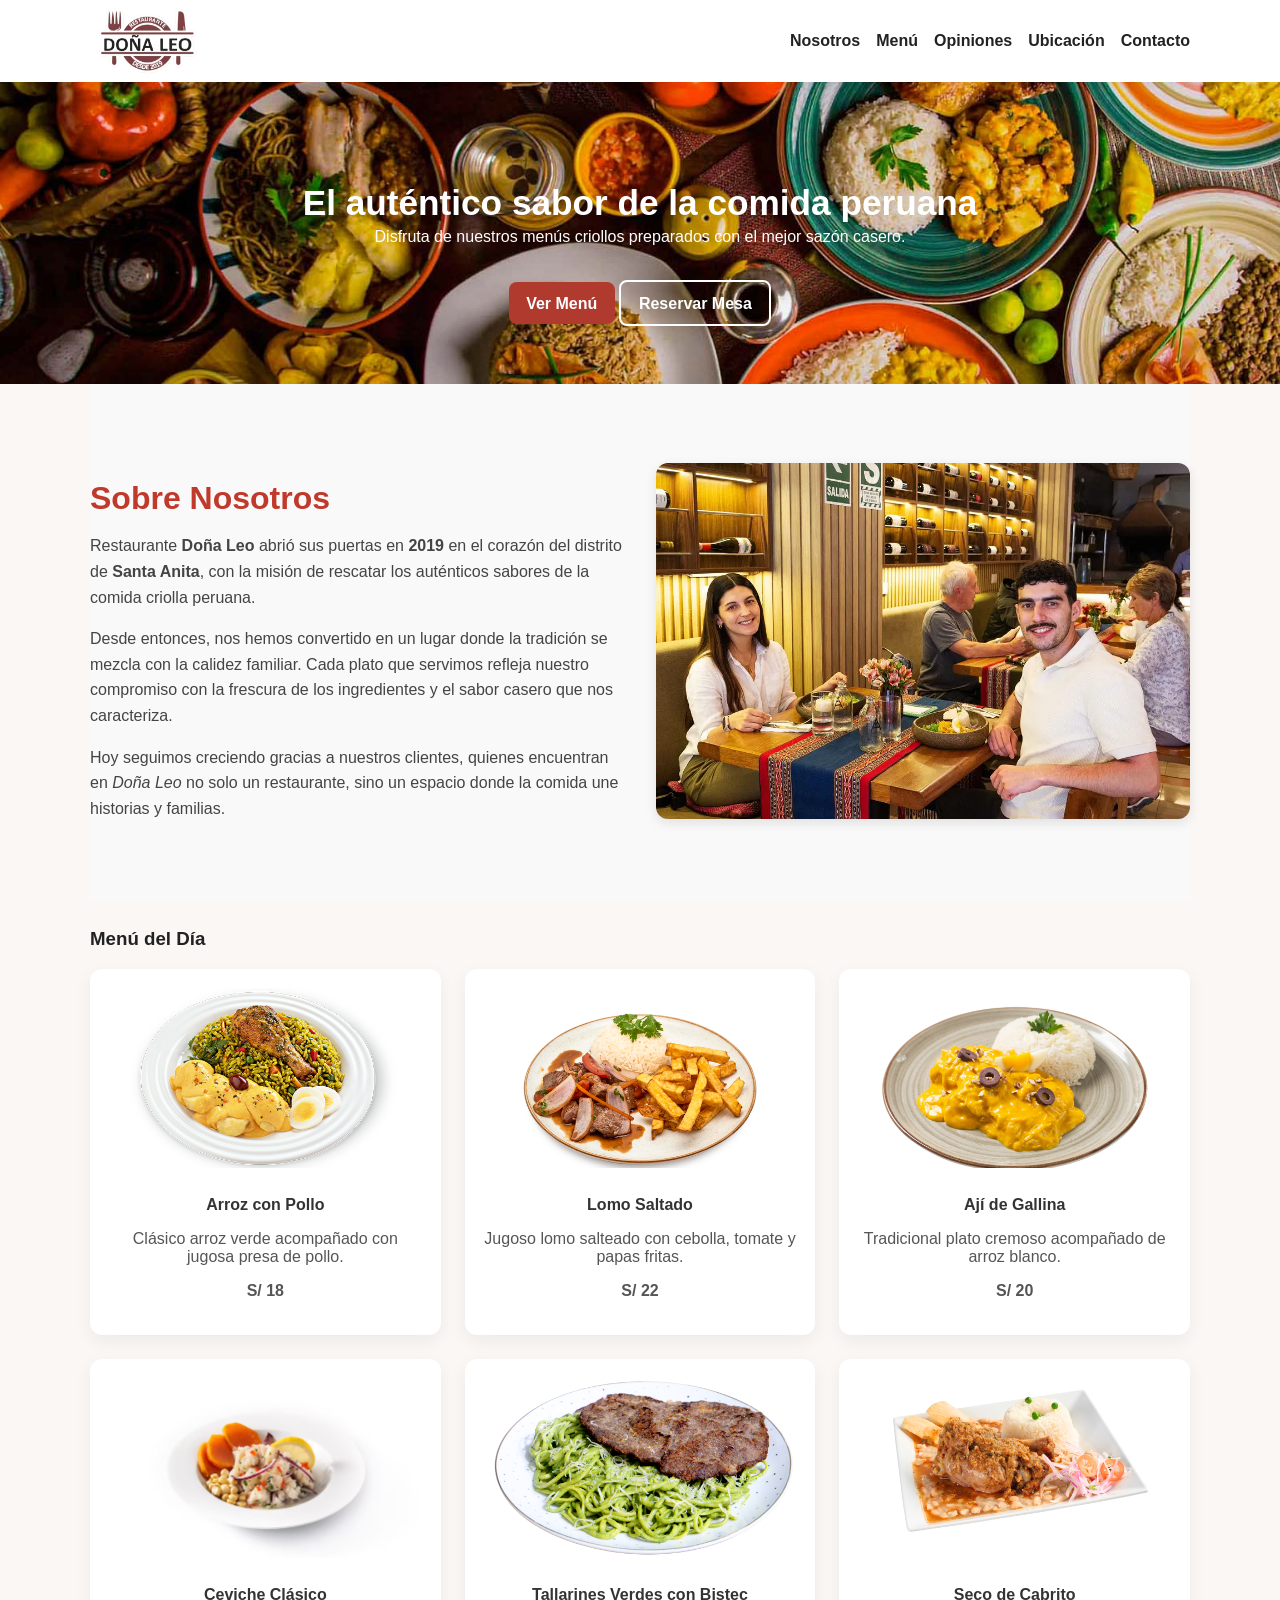
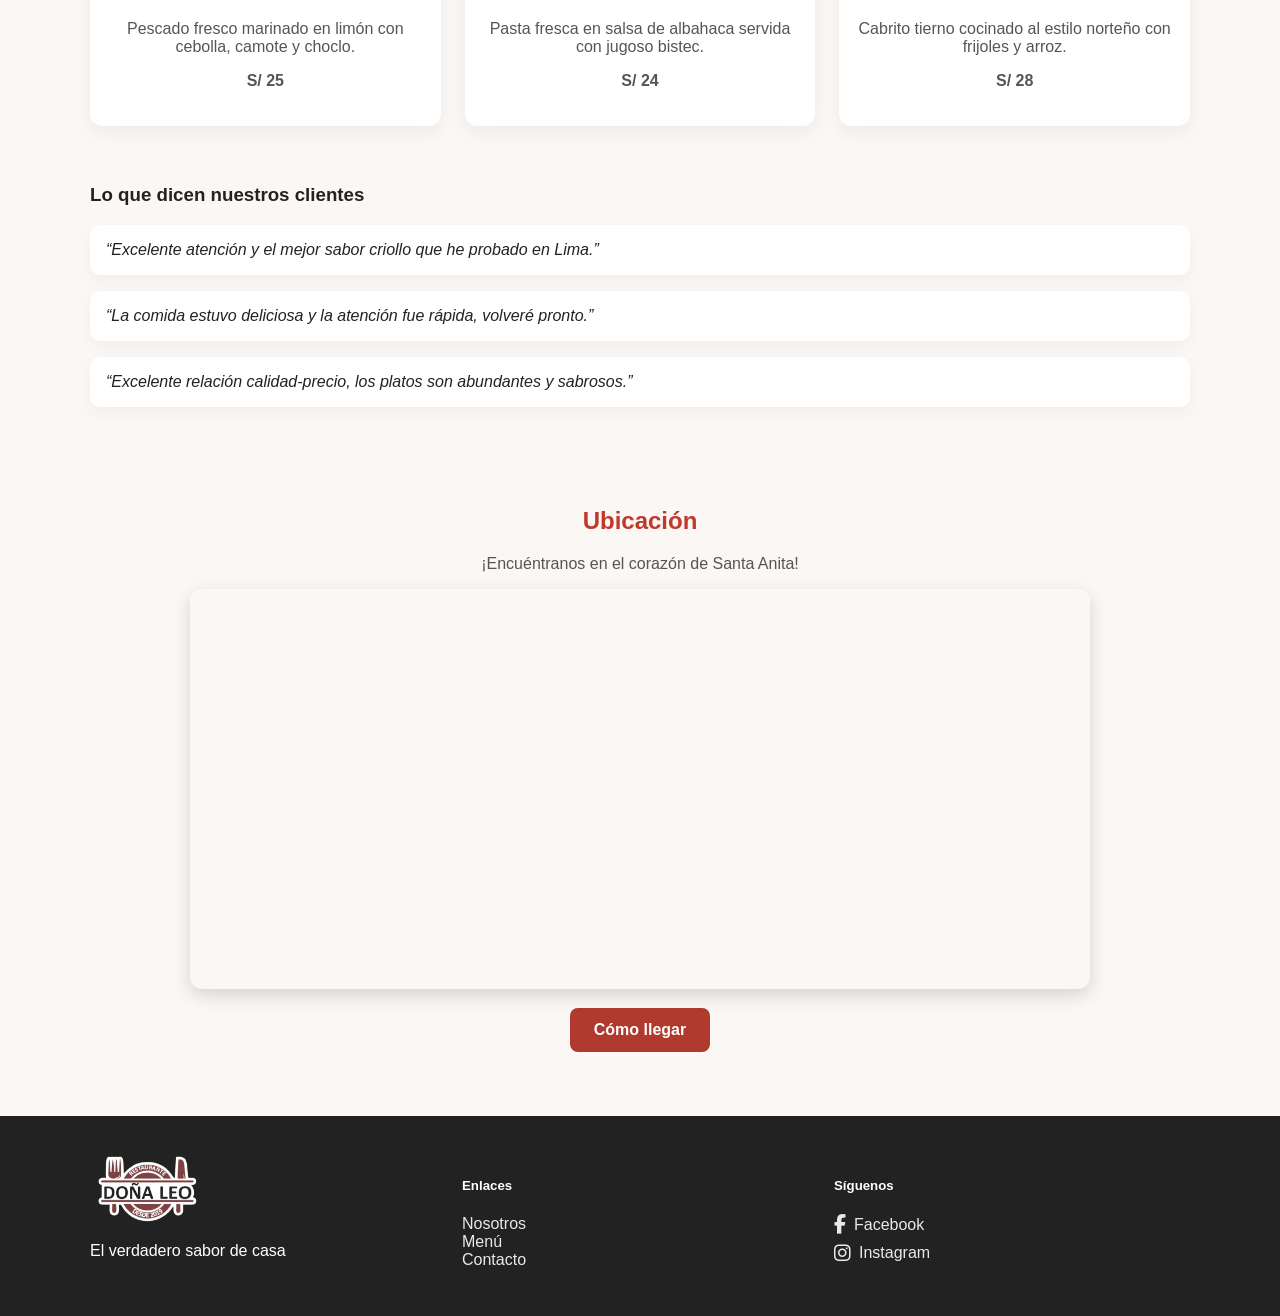
<file: index.html>
<!DOCTYPE html>
<html lang="es">
<head>
  <meta charset="UTF-8">
  <meta name="viewport" content="width=device-width, initial-scale=1.0">
  <title>Restaurante Doña Leo</title>
  <link rel="icon" href="img/logo.png" type="image/png">
  <link rel="stylesheet" href="style.css">
  <link rel="stylesheet" href="https://cdnjs.cloudflare.com/ajax/libs/font-awesome/6.5.0/css/all.min.css">
</head>
<body>

  <!-- Header -->
  <header class="site-header">
    <div class="container header-inner">
      <div class="brand">
        <img src="img/logo.png" alt="Logo Restaurante" class="logo">
      </div>
      <nav>
        <ul class="nav-list">
          <li><a href="#about">Nosotros</a></li>
          <li><a href="#menu">Menú</a></li>
          <li><a href="#testimonials">Opiniones</a></li>
          <li><a href="#location">Ubicación</a></li>
          <li><a href="contacto.html">Contacto</a></li>
        </ul>
      </nav>
    </div>
  </header>

  <!-- Hero -->
  <section class="hero">
    <div class="container hero-content">
      <h2>El auténtico sabor de la comida peruana</h2>
      <p>Disfruta de nuestros menús criollos preparados con el mejor sazón casero.</p>
      <div class="hero-actions">
        <a href="#menu" class="btn">Ver Menú</a>
        <a href="contacto.html" class="btn btn-outline">Reservar Mesa</a>
      </div>
    </div>
  </section>

  <!-- About -->
<section id="about" class="about container">
  <div class="about-inner">
    <div class="about-text">
      <h3>Sobre Nosotros</h3>
      <p>
        Restaurante <strong>Doña Leo</strong> abrió sus puertas en <strong>2019</strong> 
        en el corazón del distrito de <strong>Santa Anita</strong>, con la misión de 
        rescatar los auténticos sabores de la comida criolla peruana.  
      </p>
      <p>
        Desde entonces, nos hemos convertido en un lugar donde la tradición se mezcla 
        con la calidez familiar. Cada plato que servimos refleja nuestro compromiso con 
        la frescura de los ingredientes y el sabor casero que nos caracteriza.
      </p>
      <p>
        Hoy seguimos creciendo gracias a nuestros clientes, quienes encuentran en 
        <em>Doña Leo</em> no solo un restaurante, sino un espacio donde la comida 
        une historias y familias.
      </p>
    </div>
    <div class="about-image">
      <img src="img/interior.webp" alt="Restaurante Doña Leo en Santa Anita">
    </div>
  </div>
</section>

<!-- Menu -->
<section id="menu" class="menu container">
  <h3>Menú del Día</h3>
  <div class="grid cards">
    <div class="card">
      <img src="img/arroz con pollo.jpg" alt="Arroz con Pollo" class="card-img">
      <h4>Arroz con Pollo</h4>
      <p>Clásico arroz verde acompañado con jugosa presa de pollo.</p>
      <p class="price">S/ 18</p>
    </div>

    <div class="card">
      <img src="img/lomo saltado.png" alt="Lomo Saltado" class="card-img">
      <h4>Lomo Saltado</h4>
      <p>Jugoso lomo salteado con cebolla, tomate y papas fritas.</p>
      <p class="price">S/ 22</p>
    </div>

    <div class="card">
      <img src="img/aji de gallina.png" alt="Ají de Gallina" class="card-img">
      <h4>Ají de Gallina</h4>
      <p>Tradicional plato cremoso acompañado de arroz blanco.</p>
      <p class="price">S/ 20</p>
    </div>

    <div class="card">
      <img src="img/ceviche.jpg" alt="Ceviche Clásico" class="card-img">
      <h4>Ceviche Clásico</h4>
      <p>Pescado fresco marinado en limón con cebolla, camote y choclo.</p>
      <p class="price">S/ 25</p>
    </div>

    <div class="card">
      <img src="img/tallarin verde.png" alt="Tallarines Verdes con Bistec" class="card-img">
      <h4>Tallarines Verdes con Bistec</h4>
      <p>Pasta fresca en salsa de albahaca servida con jugoso bistec.</p>
      <p class="price">S/ 24</p>
    </div>

    <div class="card">
      <img src="img/seco de cabrito.png" alt="Seco de Cabrito" class="card-img">
      <h4>Seco de Cabrito</h4>
      <p>Cabrito tierno cocinado al estilo norteño con frijoles y arroz.</p>
      <p class="price">S/ 28</p>
    </div>
  </div>
</section>


  <!-- Testimonials -->
  <section id="testimonials" class="testimonials container">
    <h3>Lo que dicen nuestros clientes</h3>
    <blockquote>
      “Excelente atención y el mejor sabor criollo que he probado en Lima.”
    </blockquote>
    <blockquote>
      “La comida estuvo deliciosa y la atención fue rápida, volveré pronto.”
    </blockquote>
    <blockquote>
      “Excelente relación calidad-precio, los platos son abundantes y sabrosos.”
    </blockquote>
  </section>

  <!-- Location -->
<section id="location" class="location container">
  <h2>Ubicación</h2>
  <p>¡Encuéntranos en el corazón de Santa Anita!</p>
  <div class="map-container">
    <iframe 
      src="https://www.google.com/maps/embed?pb=!1m18!1m12!1m3!1d3211.081529430574!2d-76.950417!3d-12.038443199999998!2m3!1f0!2f0!3f0!3m2!1i1024!2i768!4f13.1!3m3!1m2!1s0x9105c708450f869f%3A0xd185e98bb426cee7!2sRestaurant%20Do%C3%B1a%20Leo!5e1!3m2!1ses!2spe!4v1758928365080!5m2!1ses!2spe" 
      allowfullscreen="" 
      loading="lazy" 
      referrerpolicy="no-referrer-when-downgrade">
    </iframe>
  </div>
  <a href="https://www.google.com/maps?ll=-12.038338,-76.95194&z=16&t=h&hl=es&gl=PE&mapclient=embed&cid=15097730112061624039" target="_blank" class="btn-map">
    Cómo llegar
  </a>
</section>

  <!-- Footer -->
<footer class="site-footer">
  <div class="container footer-inner">
    <div class="footer-brand">
      <img src="img/logo.png" alt="Logo Restaurante" class="logo">
      <p>El verdadero sabor de casa</p>
    </div>
    <div class="footer-links">
      <h5>Enlaces</h5>
      <ul>
        <li><a href="#about">Nosotros</a></li>
        <li><a href="#menu">Menú</a></li>
        <li><a href="contacto.html">Contacto</a></li>
      </ul>
    </div>
    <div class="footer-links">
    <div class="social">
      <h5>Síguenos</h5>
      <ul class="social-list">
        <li><a href="https://www.facebook.com/people/Do%C3%B1a-Leo/100057692396713/"><i class="fab fa-facebook-f"></i> Facebook</a></li>
        <li><a href="https://www.instagram.com/donaleorestaurant/?igsh=bzFieGw0dXJzY3gz#"><i class="fab fa-instagram"></i> Instagram</a></li>
      </ul>
    </div>
  </div>
</footer>

</body>
</html>
</file>
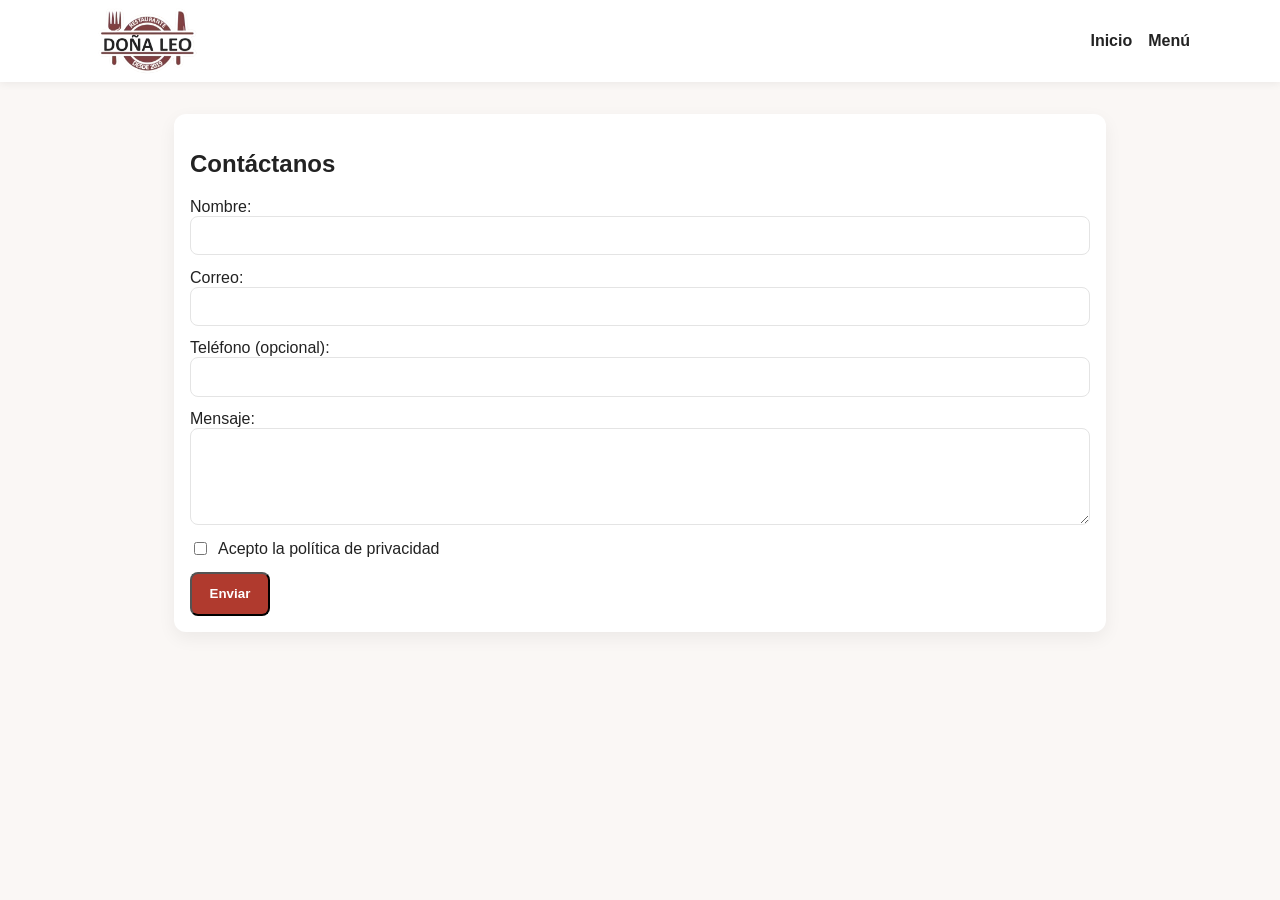
<file: contacto.html>
<!DOCTYPE html>
<html lang="es">
<head>
  <meta charset="UTF-8">
  <meta name="viewport" content="width=device-width, initial-scale=1.0">
  <title>Contacto - Doña Leo</title>
  <link rel="icon" href="img/logo.png" type="image/png">
  <link rel="stylesheet" href="style.css">
</head>
<body>

  <header class="site-header">
    <div class="container header-inner">
      <div class="brand">
        <img src="img/logo.png" alt="Logo Restaurante" class="logo-sm">
      </div>
      <nav>
        <ul class="nav-list">
          <li><a href="index.html">Inicio</a></li>
          <li><a href="index.html#menu">Menú</a></li>
        </ul>
      </nav>
    </div>
  </header>

  <main class="form-page">
    <h2>Contáctanos</h2>
    <form id="contactForm">
      <div class="field">
        <label for="name">Nombre:</label>
        <input type="text" id="name" name="name" required>
      </div>

      <div class="field">
        <label for="email">Correo:</label>
        <input type="email" id="email" name="email" required>
      </div>

      <div class="field">
        <label for="phone">Teléfono (opcional):</label>
        <input type="tel" id="phone" name="phone">
      </div>

      <div class="field">
        <label for="message">Mensaje:</label>
        <textarea id="message" name="message" rows="4" required></textarea>
      </div>

      <div class="field checkbox">
        <input type="checkbox" id="policy" name="policy" required>
        <label for="policy">Acepto la política de privacidad</label>
      </div>

      <button type="submit" class="btn">Enviar</button>
      <div id="formMessage" role="status"></div>
    </form>
  </main>

  <script src="script.js"></script>
</body>
</html>
</file>
<file: style.css>
html {
  scroll-behavior: smooth; /* para que el scroll sea suave */
  scroll-padding-top: 80px; 
}

:root {
  --accent: #b03a2e;
  --accent-dark: #8b2b23;
  --muted: #666;
  --bg: #faf7f5;
  --container: 1100px;
  --text: #222;
}

/* General */
body {
  font-family: Arial, sans-serif;
  margin: 0;
  color: var(--text);
  background: var(--bg);
}

.container {
  width: 90%;
  max-width: var(--container);
  margin: 0 auto;
  padding: 0.5rem 0;
}

/* Header */
.site-header {
  background: white;
  box-shadow: 0 2px 8px rgba(0,0,0,0.06);
  position: sticky;
  top: 0;
  z-index: 40;
}

.header-inner {
  display: flex;
  align-items: center;
  justify-content: space-between;
}

.brand {
  display: flex;
  align-items: center;
  gap: 0.75rem;
}

.logo {
  max-width: 120px; /* controla el límite */
  height: auto;
}

.logo-sm {
  width: 120px;
}

/* Nav */
.nav-list {
  display: flex;
  gap: 1rem;
  list-style: none;
  padding: 0;
  margin: 0;
}

.nav-list a {
  color: var(--text);
  text-decoration: none;
  font-weight: 600;
}

.nav-list a:hover {
  color: #c0392b;
}

/* Hero */
.hero {
  background: url("img/restaurante.jpg") center/cover no-repeat;
  color: white;
  padding: 4rem 0;
  text-align: center;
}

.hero h2 {
  font-size: 2.2rem;
}

.hero p {
  margin-top: -1.5rem;
}  
.hero-actions {
  margin-top: 3rem;
}

.btn {
  background: var(--accent);
  color: white;
  padding: 0.8rem 1.1rem;
  border-radius: 8px;
  text-decoration: none;
  font-weight: 700;
}

.btn-outline {
  background: transparent;
  border: 2px solid white;
}

.btn:hover {
  background: var(--accent-dark);
}

/* About */
.about {
  padding: 4rem 0;
  background: #f9f9f9; /* Fondo suave para resaltar */
}

.about-inner {
  display: grid;
  grid-template-columns: 1fr 1fr;
  gap: 2rem;
  align-items: center;
}

.about-text h3 {
  font-size: 2rem;
  margin-bottom: 1rem;
  color: #c0392b; /* color principal */
}

.about-text p {
  margin-bottom: 1rem;
  line-height: 1.6;
  color: #444;
}

.about-image img {
  width: 100%;
  border-radius: 12px;
  box-shadow: 0px 4px 12px rgba(0,0,0,0.1);
  object-fit: cover;
}

/* Responsive */
@media (max-width: 768px) {
  .about-inner {
    grid-template-columns: 1fr; /* En móviles se apila */
    text-align: center;
  }
  
  .about-image {
    margin-top: 1.5rem;
  }
}

/* Cards */
.grid.cards {
  display: grid;
  grid-template-columns: repeat(3, 1fr);
  gap: 1.5rem;
}

.card {
  background: white;
  padding: 1.2rem;
  border-radius: 12px;
  box-shadow: 0 6px 18px rgba(0,0,0,0.06);
  text-align: center;
  transition: transform 0.3s ease, box-shadow 0.3s ease;
}

.card:hover {
  transform: translateY(-5px);
  box-shadow: 0 8px 20px rgba(0,0,0,0.1);
}

.card-img {
  width: 100%;
  height: 180px;
  object-fit: cover;
  border-radius: 10px;
  margin-bottom: 1rem;
}

.card h4 {
  margin: 0.5rem 0;
  color: #333;
}

.card p {
  color: #555;
}

.price {
  font-weight: bold;
  margin-top: 0.5rem;
}

/* Responsive */
@media (max-width: 768px) {
  .grid.cards {
    grid-template-columns: 1fr; 
  }
}

/* Testimonials */
.testimonials {
  padding: 2rem 0;
}

.testimonials blockquote {
  background: white;
  padding: 1rem;
  border-radius: 10px;
  box-shadow: 0 6px 18px rgba(0,0,0,0.04);
  margin: 0 0 1rem 0; /* margen abajo para separar */
  font-style: italic;
}

/* Location */
.location {
  padding: 2rem 0;
  text-align: center;
}

.location h2 {
  color: #c0392b;
}

.location p {
  margin-bottom: 1rem;
  color: #555;
}

.map-container {
  position: relative;
  width: 100%;
  max-width: 900px; /* el ancho máximo en pantallas grandes */
  height: 400px;    /* alto fijo */
  margin: 0 auto;   /* centrar */
  border-radius: 12px;
  overflow: hidden;
  box-shadow: 0 6px 18px rgba(0, 0, 0, 0.15);
}

.map-container iframe {
  width: 100%;
  height: 100%;
  border: 0;
}

/* Botón debajo del mapa */
.btn-map {
  display: inline-block;
  margin-top: 1.2rem;
  padding: 0.8rem 1.5rem;
  background: var(--accent);
  color: #fff;
  text-decoration: none;
  font-weight: bold;
  border-radius: 8px;
  transition: background 0.3s ease;
}

.btn-map:hover {
  background: #0049e6; /* un tono más oscuro en hover */
}


/* Footer */
.site-footer {
  background: #222;
  color: #fff;
  padding: 2rem 0;
  margin-top: 2rem;
}

.footer-inner {
  display: grid;
  grid-template-columns: 1fr 1fr 1fr;
  gap: 1rem;
}

.footer-links ul,
.social-list {
  list-style: none;
  padding: 0;
  margin: 0;
}

.footer-links a,
.social-list a {
  color: rgba(255,255,255,0.9);
  text-decoration: none;
}

/* Form */
.form-page {
  max-width: 900px;
  margin: 2rem auto;
  background: white;
  padding: 1rem;
  border-radius: 12px;
  box-shadow: 0 6px 18px rgba(0,0,0,0.06);
}

.field {
  margin-bottom: 0.85rem;
  display: flex;
  flex-direction: column;
}

input[type="text"],
input[type="email"],
input[type="tel"],
textarea {
  padding: 0.6rem 0.75rem;
  border: 1px solid #e4e4e4;
  border-radius: 8px;
  font-size: 1rem;
}

.checkbox {
  flex-direction: row;
  align-items: center;
  gap: 0.5rem;
}

/* Responsive */
@media (max-width: 1024px) {
  .grid.cards {
    grid-template-columns: repeat(2, 1fr);
  }

  .footer-inner {
    grid-template-columns: 1fr 1fr;
  }
}

@media (max-width: 768px) {
  .nav-list {
    display: none;
  }

  .grid.cards {
    grid-template-columns: 1fr;
  }

  .footer-inner {
    grid-template-columns: 1fr;
  }
}

/* Redes sociales */
.social-list li {
  margin-bottom: 0.6rem;
}

.social-list a {
  display: flex;
  align-items: center;
  gap: 0.5rem;
  color: rgba(255, 255, 255, 0.9);
  text-decoration: none;
  font-weight: 500;
  transition: color 0.3s ease;
}

.social-list a:hover {
  color: var(--accent); /* cambia al color de acento en hover */
}

.social-list i {
  font-size: 1.2rem;
}
</file>
